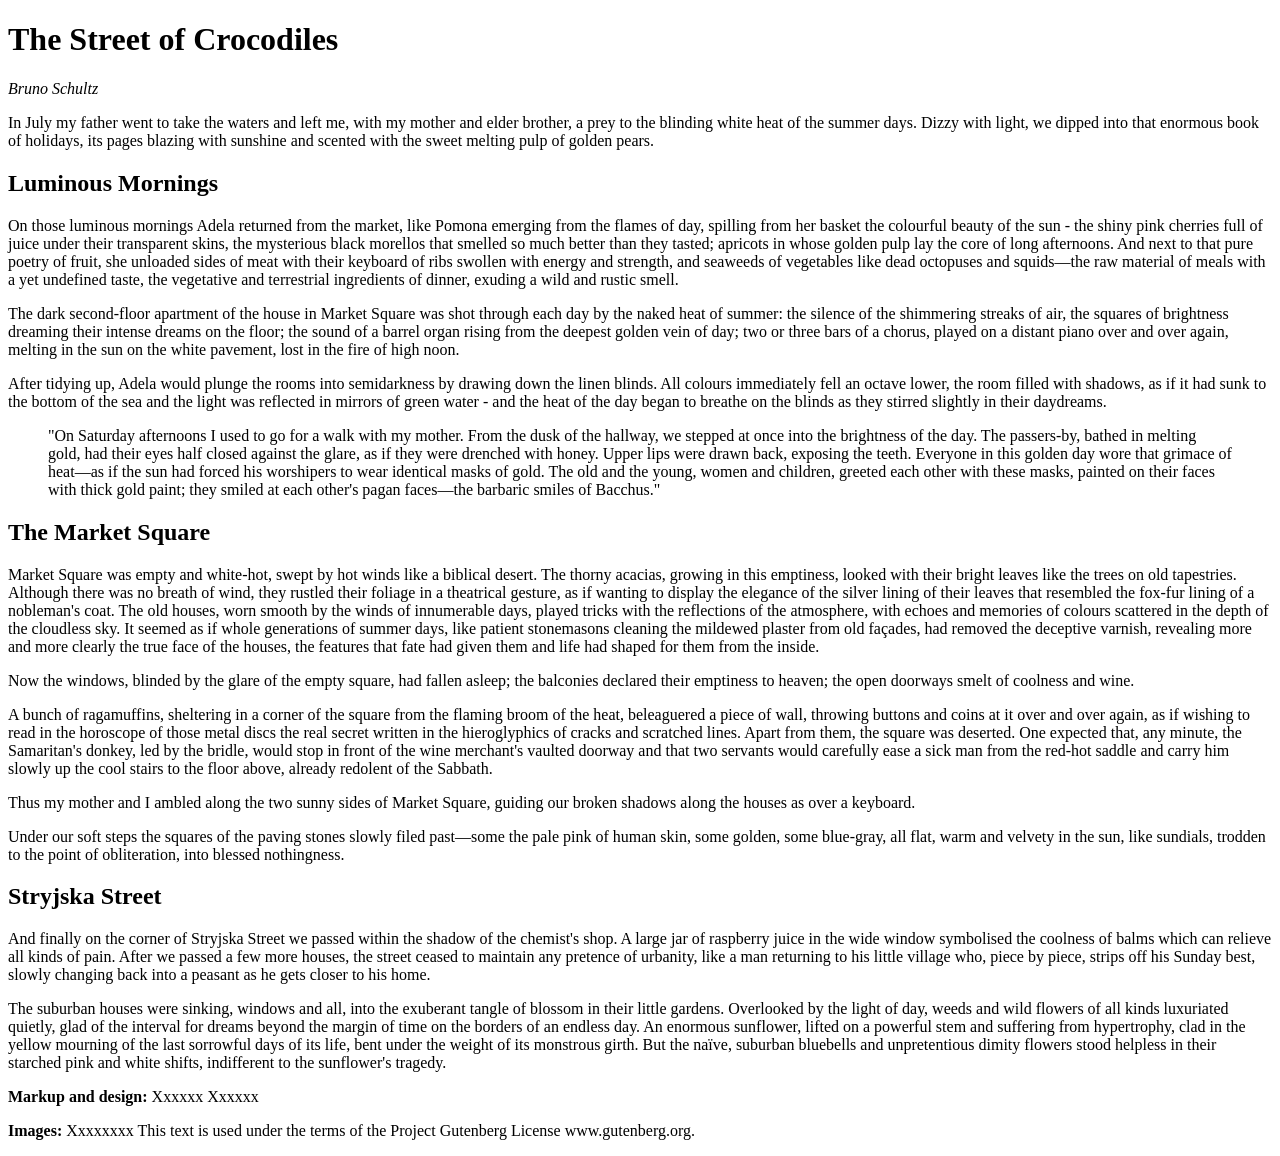
<file: index.html>
<!DOCTYPE html>
<html lang="en"></html>
<head>
<meta charset="UTF-8">
<title>The street of Crocodiles</title>
</head>
<body><h1>The Street of Crocodiles</h1>

<p><em>Bruno Schultz</em></p>

<p>In July my father went to take the waters and left me, with my mother and elder brother, a prey to the blinding white heat of the summer days. Dizzy with light, we dipped into that enormous book of holidays, its pages blazing with sunshine and scented with the sweet melting pulp of golden pears.</p>

<h2>Luminous Mornings</h2>

<p>On those luminous mornings Adela returned from the market, like Pomona emerging from the flames of day, spilling from her basket the colourful beauty of the sun - the shiny pink cherries full of juice under their transparent skins, the mysterious black morellos that smelled so much better than they tasted; apricots in whose golden pulp lay the core of long afternoons. And next to that pure poetry of fruit, she unloaded sides of meat with their keyboard of ribs swollen with energy and strength, and seaweeds of vegetables like dead octopuses and squids—the raw material of meals with a yet undefined taste, the vegetative and terrestrial ingredients of dinner, exuding a wild and rustic smell.</p>

<p>The dark second-floor apartment of the house in Market Square was shot through each day by the naked heat of summer: the silence of the shimmering streaks of air, the squares of brightness dreaming their intense dreams on the floor; the sound of a barrel organ rising from the deepest golden vein of day; two or three bars of a chorus, played on a distant piano over and over again, melting in the sun on the white pavement, lost in the fire of high noon.</p>

<p>After tidying up, Adela would plunge the rooms into semidarkness by drawing down the linen blinds. All colours immediately fell an octave lower, the room filled with shadows, as if it had sunk to the bottom of the sea and the light was reflected in mirrors of green water - and the heat of the day began to breathe on the blinds as they stirred slightly in their daydreams.</p>

<blockquote>
  <p>"On Saturday afternoons I used to go for a walk with my mother. From the dusk of the hallway, we stepped at once into the brightness of the day. The passers-by, bathed in melting gold, had their eyes half closed against the glare, as if they were drenched with honey. Upper lips were drawn back, exposing the teeth. Everyone in this golden day wore that grimace of heat—as if the sun had forced his worshipers to wear identical masks of gold. The old and the young, women and children, greeted each other with these masks, painted on their faces with thick gold paint; they smiled at each other's pagan faces—the barbaric smiles of Bacchus."</p>
</blockquote>

<h2>The Market Square</h2>

<p>Market Square was empty and white-hot, swept by hot winds like a biblical desert. The thorny acacias, growing in this emptiness, looked with their bright leaves like the trees on old tapestries. Although there was no breath of wind, they rustled their foliage in a theatrical gesture, as if wanting to display the elegance of the silver lining of their leaves that resembled the fox-fur lining of a nobleman's coat. The old houses, worn smooth by the winds of innumerable days, played tricks with the reflections of the atmosphere, with echoes and memories of colours scattered in the depth of the cloudless sky. It seemed as if whole generations of summer days, like patient stonemasons cleaning the mildewed plaster from old façades, had removed the deceptive varnish, revealing more and more clearly the true face of the houses, the features that fate had given them and life had shaped for them from the inside.</p>

<p>Now the windows, blinded by the glare of the empty square, had fallen asleep; the balconies declared their emptiness to heaven; the open doorways smelt of coolness and wine.</p>

<p>A bunch of ragamuffins, sheltering in a corner of the square from the flaming broom of the heat, beleaguered a piece of wall, throwing buttons and coins at it over and over again, as if wishing to read in the horoscope of those metal discs the real secret written in the hieroglyphics of cracks and scratched lines. Apart from them, the square was deserted. One expected that, any minute, the Samaritan's donkey, led by the bridle, would stop in front of the wine merchant's vaulted doorway and that two servants would carefully ease a sick man from the red-hot saddle and carry him slowly up the cool stairs to the floor above, already redolent of the Sabbath.</p>

<p>Thus my mother and I ambled along the two sunny sides of Market Square, guiding our broken shadows along the houses as over a keyboard.</p>

<p>Under our soft steps the squares of the paving stones slowly filed past—some the pale pink of human skin, some golden, some blue-gray, all flat, warm and velvety in the sun, like sundials, trodden to the point of obliteration, into blessed nothingness.</p>

<h2>Stryjska Street</h2>

<p>And finally on the corner of Stryjska Street we passed within the shadow of the chemist's shop. A large jar of raspberry juice in the wide window symbolised the coolness of balms which can relieve all kinds of pain. After we passed a few more houses, the street ceased to maintain any pretence of urbanity, like a man returning to his little village who, piece by piece, strips off his Sunday best, slowly changing back into a peasant as he gets closer to his home.</p>

<p>The suburban houses were sinking, windows and all, into the exuberant tangle of blossom in their little gardens. Overlooked by the light of day, weeds and wild flowers of all kinds luxuriated quietly, glad of the interval for dreams beyond the margin of time on the borders of an endless day. An enormous sunflower, lifted on a powerful stem and suffering from hypertrophy, clad in the yellow mourning of the last sorrowful days of its life, bent under the weight of its monstrous girth. But the naïve, suburban bluebells and unpretentious dimity flowers stood helpless in their starched pink and white shifts, indifferent to the sunflower's tragedy.</p>
<footer></footer>
<p><strong>Markup and design:</strong> Xxxxxx Xxxxxx</p>
<p><strong>Images:</strong> Xxxxxxxx 
    
This text is used under the terms of the Project Gutenberg License www.gutenberg.org.</p>
</footer>
</body>
</file>
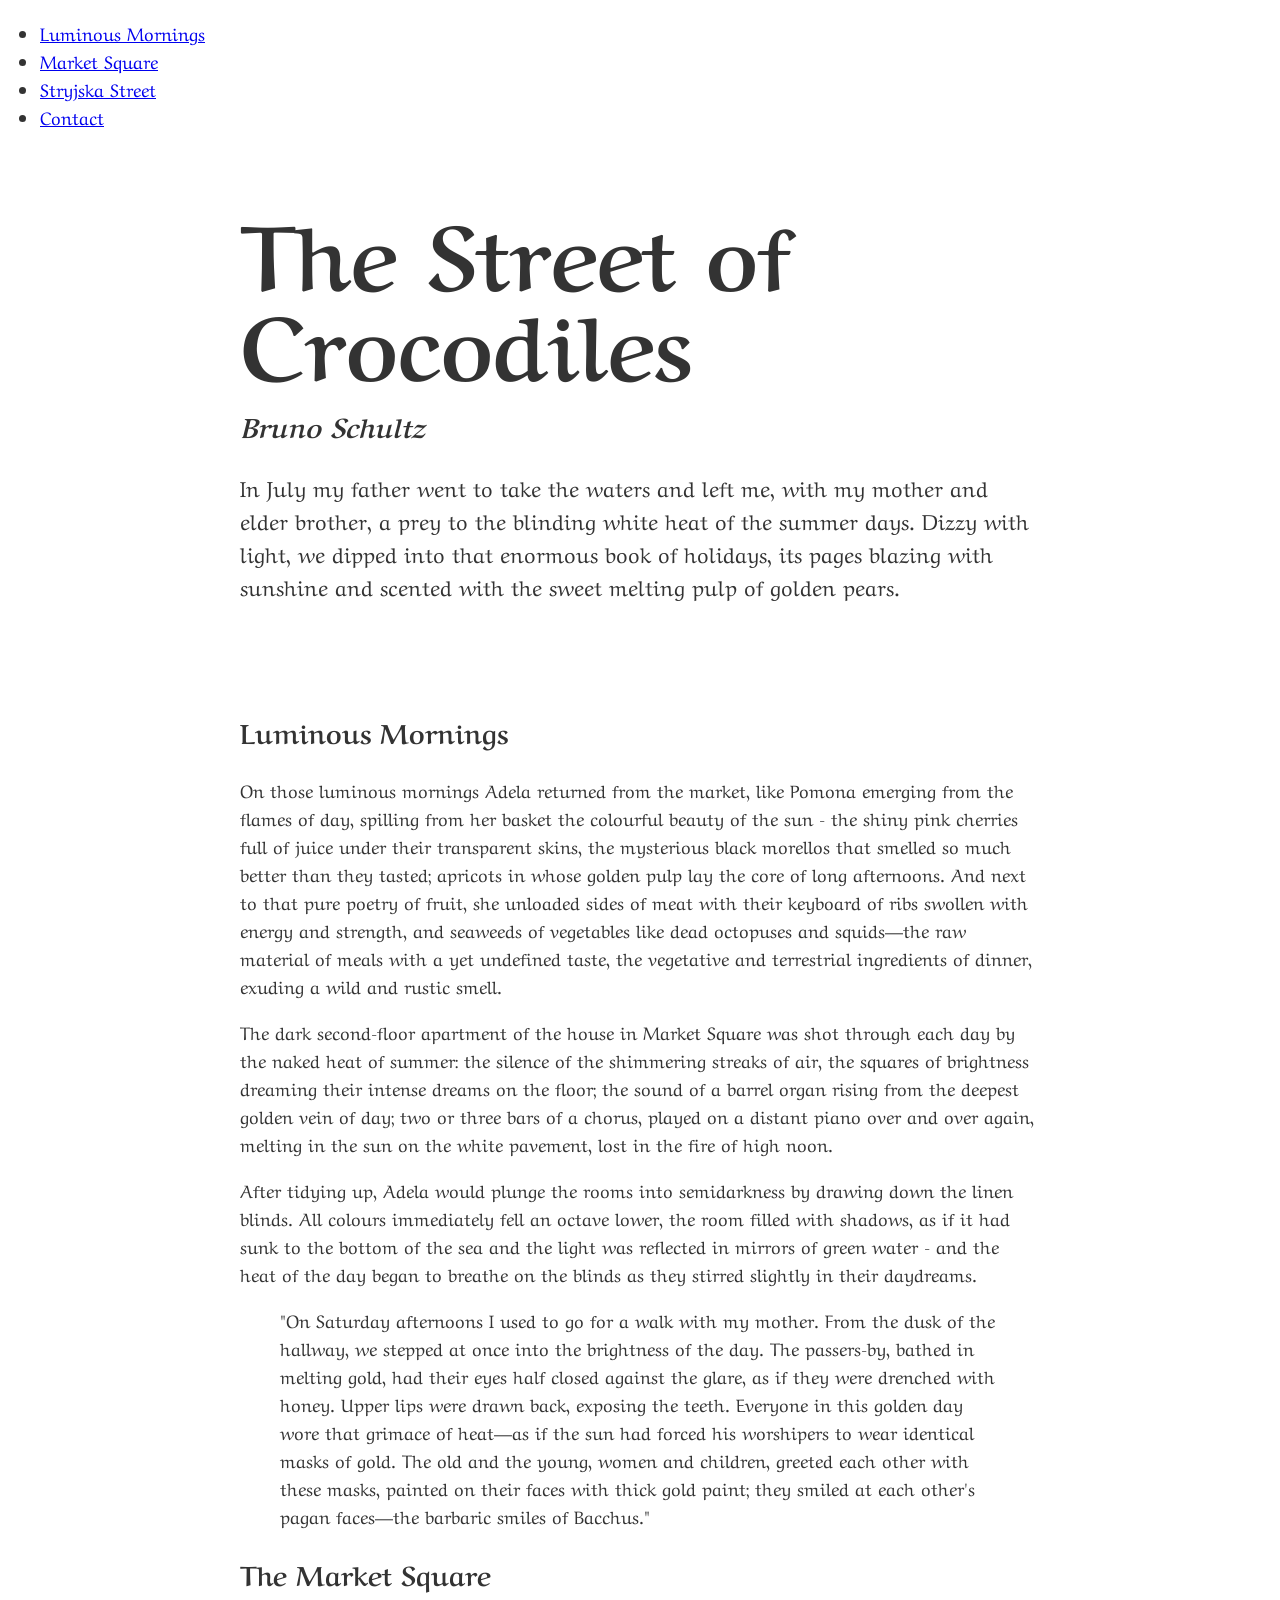
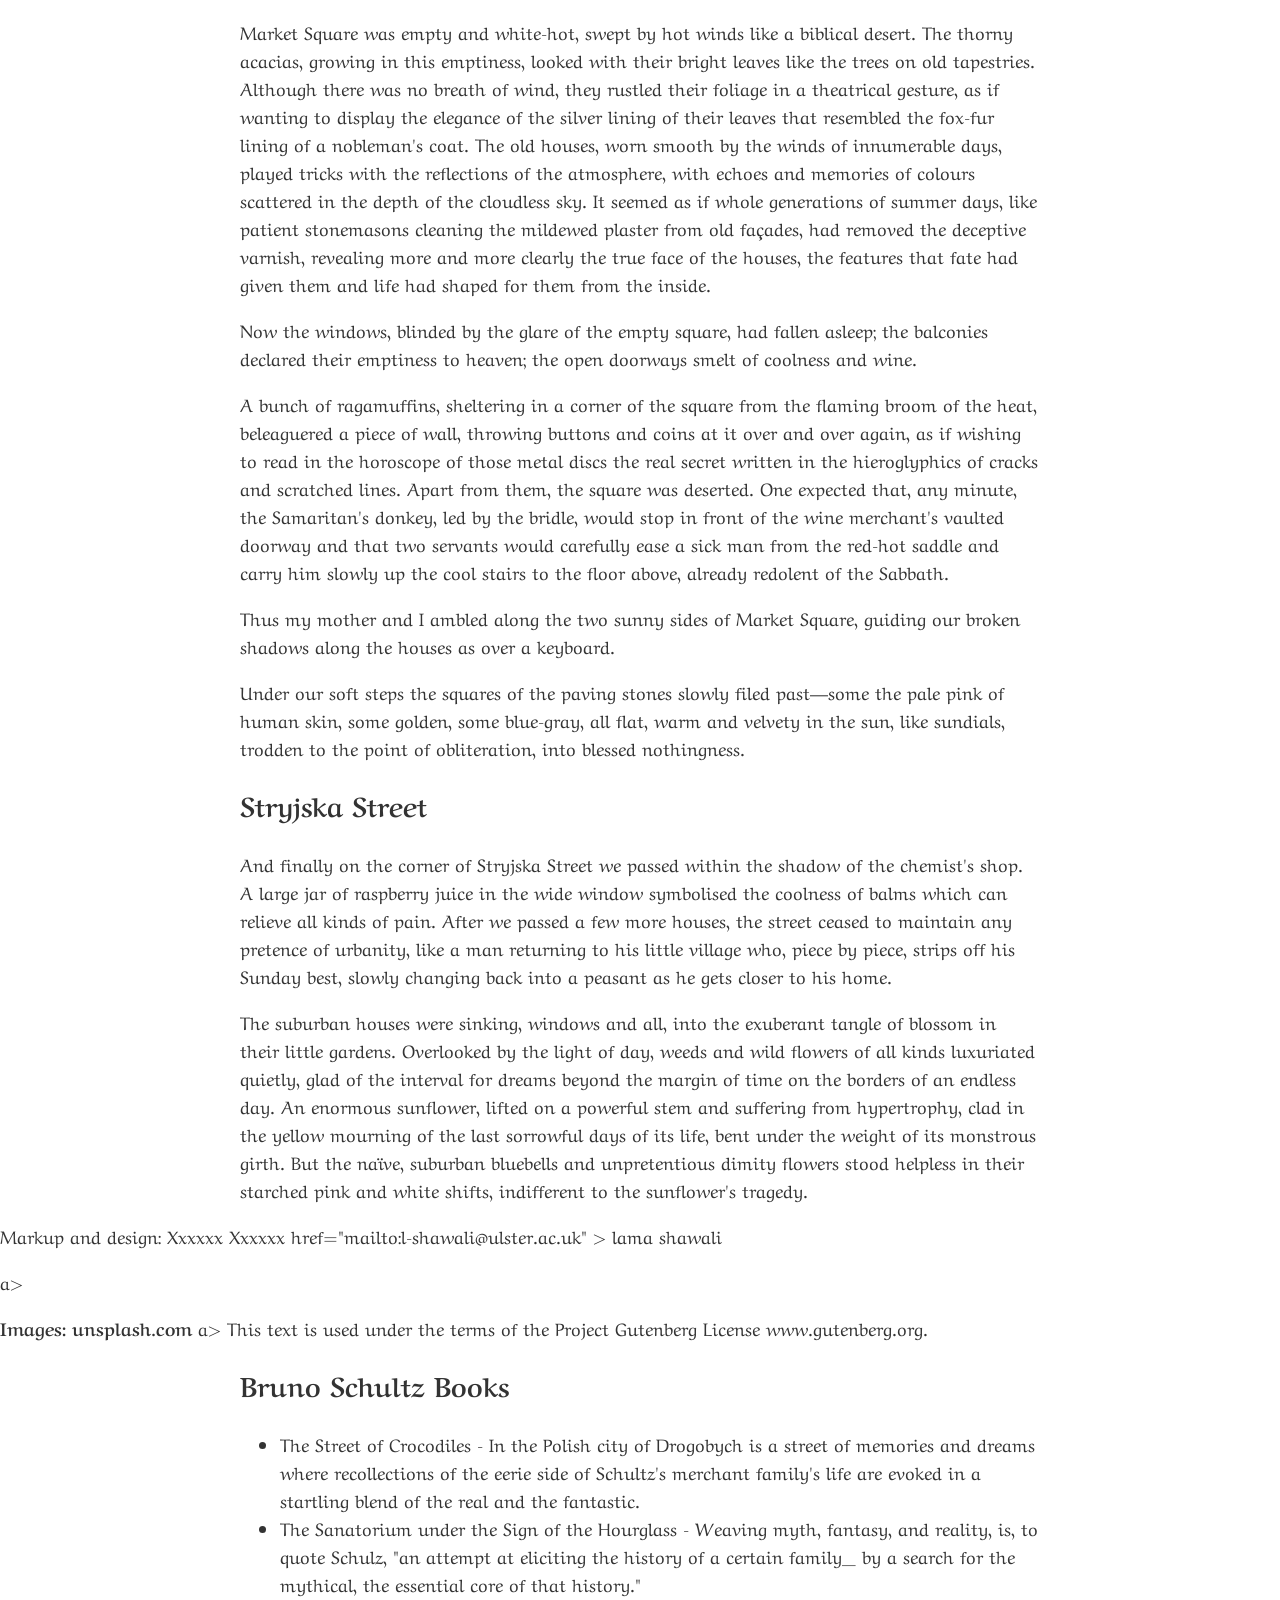
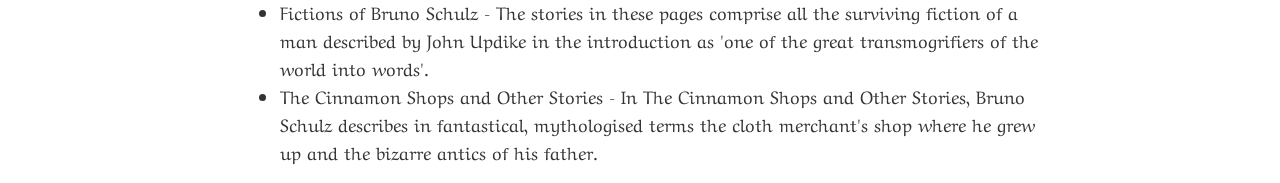
<file: index 3.html>
<!DOCTYPE html>
<html lang="en"></html>
<head>
<meta charset="UTF-8">
<title>The street of Crocodiles</title>
<link href="css/reset.css" type="text/css" rel="stylesheet"/>
<link href="css/style.css" type="text/css" rel="stylesheet"/>
<link rel="preconnect" href="https://fonts.googleapis.com">
<link rel="preconnect" href="https://fonts.gstatic.com" crossorigin>
<link href="https://fonts.googleapis.com/css2?family=Aref+Ruqaa:wght@400;700&family=Playfair+Display:ital,wght@0,400..900;1,400..900&display=swap" rel="stylesheet">
</head>

<body>
   <nav>
    <ul>
      <li><a href="#mornings">Luminous Mornings</a></li>
      <li><a href="#market">Market Square</a></li>
      <li><a href="#street">Stryjska Street</a></li>
      <li><a href="#contact">Contact</a></li>
    </ul>
  </nav>
  <header>
  
  <h1>The Street of Crocodiles</h1>

<h2>Bruno Schultz</h2>

<p>In July my father went to take the waters and left me, with my mother and elder brother, a prey to the blinding white heat of the summer days. Dizzy with light, we dipped into that enormous book of holidays, its pages blazing with sunshine and scented with the sweet melting pulp of golden pears.</p>

</header>

<section>

<h2 id="mornings">Luminous Mornings</h2>

<p>On those luminous mornings Adela returned from the market, like Pomona emerging from the flames of day, spilling from her basket the colourful beauty of the sun - the shiny pink cherries full of juice under their transparent skins, the mysterious black morellos that smelled so much better than they tasted; apricots in whose golden pulp lay the core of long afternoons. And next to that pure poetry of fruit, she unloaded sides of meat with their keyboard of ribs swollen with energy and strength, and seaweeds of vegetables like dead octopuses and squids—the raw material of meals with a yet undefined taste, the vegetative and terrestrial ingredients of dinner, exuding a wild and rustic smell.</p>

<p>The dark second-floor apartment of the house in Market Square was shot through each day by the naked heat of summer: the silence of the shimmering streaks of air, the squares of brightness dreaming their intense dreams on the floor; the sound of a barrel organ rising from the deepest golden vein of day; two or three bars of a chorus, played on a distant piano over and over again, melting in the sun on the white pavement, lost in the fire of high noon.</p>

<p>After tidying up, Adela would plunge the rooms into semidarkness by drawing down the linen blinds. All colours immediately fell an octave lower, the room filled with shadows, as if it had sunk to the bottom of the sea and the light was reflected in mirrors of green water - and the heat of the day began to breathe on the blinds as they stirred slightly in their daydreams.</p>

<blockquote>
  <p>"On Saturday afternoons I used to go for a walk with my mother. From the dusk of the hallway, we stepped at once into the brightness of the day. The passers-by, bathed in melting gold, had their eyes half closed against the glare, as if they were drenched with honey. Upper lips were drawn back, exposing the teeth. Everyone in this golden day wore that grimace of heat—as if the sun had forced his worshipers to wear identical masks of gold. The old and the young, women and children, greeted each other with these masks, painted on their faces with thick gold paint; they smiled at each other's pagan faces—the barbaric smiles of Bacchus."</p>
</blockquote>
</section>

<section>
<h2 id="market">The Market Square</h2>

<p>Market Square was empty and white-hot, swept by hot winds like a biblical desert. The thorny acacias, growing in this emptiness, looked with their bright leaves like the trees on old tapestries. Although there was no breath of wind, they rustled their foliage in a theatrical gesture, as if wanting to display the elegance of the silver lining of their leaves that resembled the fox-fur lining of a nobleman's coat. The old houses, worn smooth by the winds of innumerable days, played tricks with the reflections of the atmosphere, with echoes and memories of colours scattered in the depth of the cloudless sky. It seemed as if whole generations of summer days, like patient stonemasons cleaning the mildewed plaster from old façades, had removed the deceptive varnish, revealing more and more clearly the true face of the houses, the features that fate had given them and life had shaped for them from the inside.</p>

<p>Now the windows, blinded by the glare of the empty square, had fallen asleep; the balconies declared their emptiness to heaven; the open doorways smelt of coolness and wine.</p>

<p>A bunch of ragamuffins, sheltering in a corner of the square from the flaming broom of the heat, beleaguered a piece of wall, throwing buttons and coins at it over and over again, as if wishing to read in the horoscope of those metal discs the real secret written in the hieroglyphics of cracks and scratched lines. Apart from them, the square was deserted. One expected that, any minute, the Samaritan's donkey, led by the bridle, would stop in front of the wine merchant's vaulted doorway and that two servants would carefully ease a sick man from the red-hot saddle and carry him slowly up the cool stairs to the floor above, already redolent of the Sabbath.</p>

<p>Thus my mother and I ambled along the two sunny sides of Market Square, guiding our broken shadows along the houses as over a keyboard.</p>

<p>Under our soft steps the squares of the paving stones slowly filed past—some the pale pink of human skin, some golden, some blue-gray, all flat, warm and velvety in the sun, like sundials, trodden to the point of obliteration, into blessed nothingness.</p>
</section>

<section>

<h2 id="street">Stryjska Street</h2>

<p>And finally on the corner of Stryjska Street we passed within the shadow of the chemist's shop. A large jar of raspberry juice in the wide window symbolised the coolness of balms which can relieve all kinds of pain. After we passed a few more houses, the street ceased to maintain any pretence of urbanity, like a man returning to his little village who, piece by piece, strips off his Sunday best, slowly changing back into a peasant as he gets closer to his home.</p>

<p>The suburban houses were sinking, windows and all, into the exuberant tangle of blossom in their little gardens. Overlooked by the light of day, weeds and wild flowers of all kinds luxuriated quietly, glad of the interval for dreams beyond the margin of time on the borders of an endless day. An enormous sunflower, lifted on a powerful stem and suffering from hypertrophy, clad in the yellow mourning of the last sorrowful days of its life, bent under the weight of its monstrous girth. But the naïve, suburban bluebells and unpretentious dimity flowers stood helpless in their starched pink and white shifts, indifferent to the sunflower's tragedy.</p>
</section>




<footer id="contactc">
<p>Markup and design: Xxxxxx Xxxxxx</>
  href="mailto:l-shawali@ulster.ac.uk" >
  lama shawali</p>a>
  
<p><strong>Images: <a href=""https://unsplash.com"></a> 
  unsplash.com </strong>a>

    This text is used under the terms of the Project Gutenberg License www.gutenberg.org.</p>
</footer>
</body>
</html>

<section>
    <h2 >Bruno Schultz Books</h2>
<ul>
<li>The Street of Crocodiles - In the Polish city of Drogobych is a street
of memories and dreams where recollections of the eerie side of Schultz's
merchant family's life are evoked in a startling blend of the real and the
fantastic.</li>

<li>The Sanatorium under the Sign of the Hourglass - Weaving myth, fantasy,
and reality, is, to quote Schulz, "an attempt at eliciting the history of a
certain family_ by a search for the mythical, the essential core of that
history."</li>

<li>Fictions of Bruno Schulz - The stories in these pages comprise all the
surviving fiction of a man described by John Updike in the introduction as
'one of the great transmogrifiers of the world into words'. </li>

<li>The Cinnamon Shops and Other Stories - In The Cinnamon Shops and Other
Stories, Bruno Schulz describes in fantastical, mythologised terms the cloth
merchant's shop where he grew up and the bizarre antics of his father.</li>
</ul>
    </section>
</file>
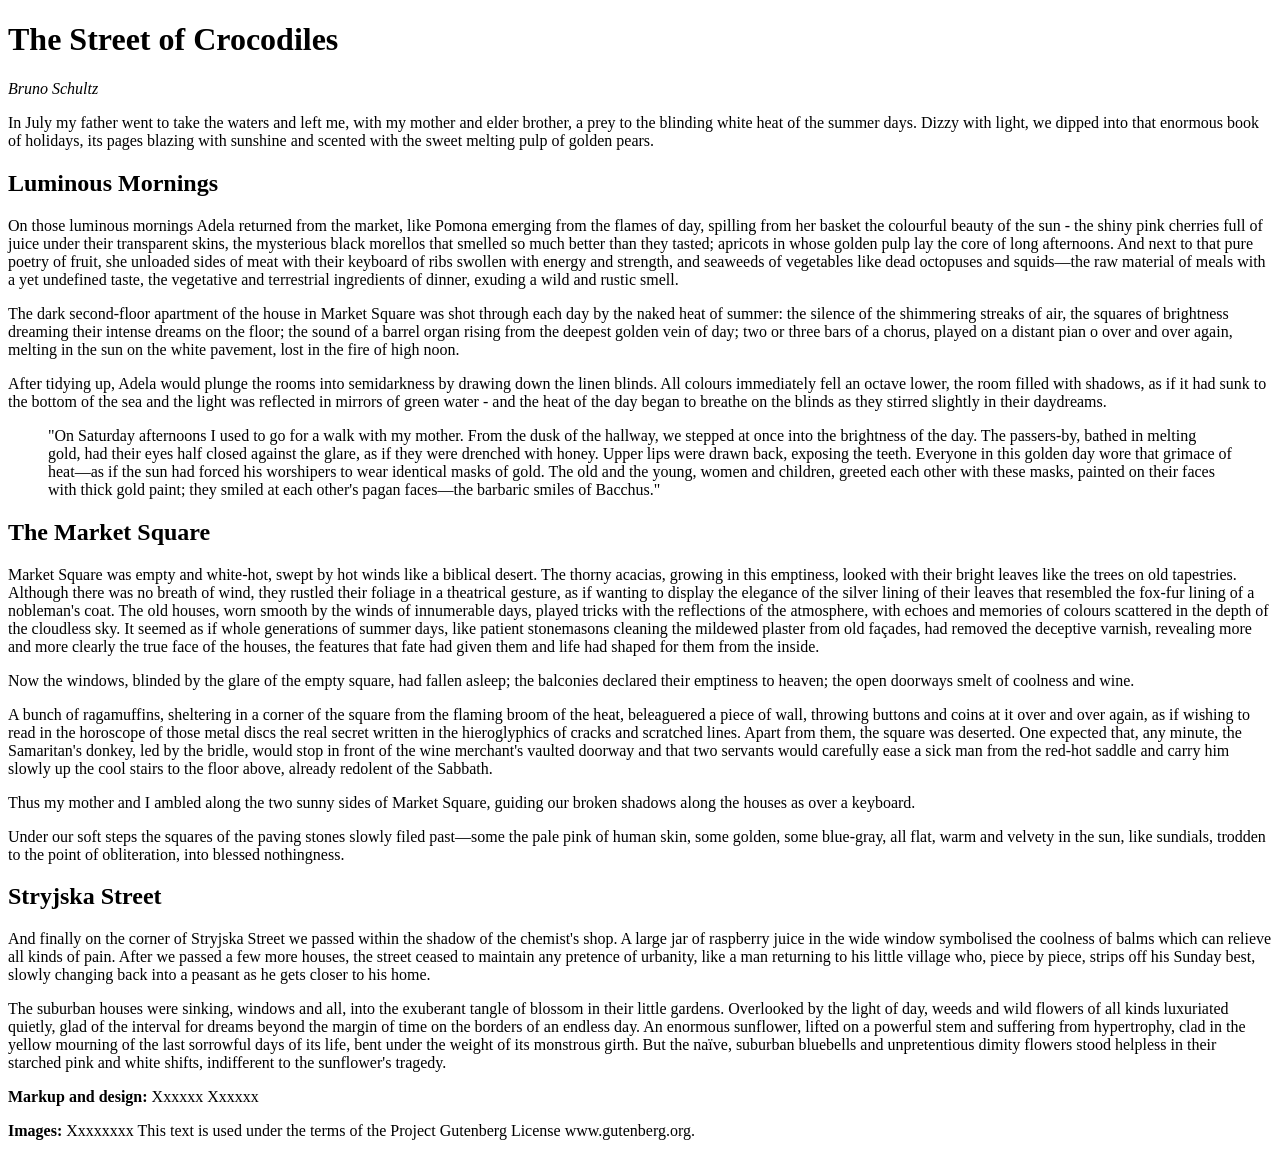
<file: index1.html>
<!DOCTYPE html>
<html lang="en"></html>
<head>
<meta charset="UTF-8">
<title>The street of Crocodiles</title>
</head>
<body><h1>The Street of Crocodiles</h1>

<p><em>Bruno Schultz</em></p>

<p>In July my father went to take the waters and left me, with my mother and elder brother, a prey to the blinding white heat of the summer days. Dizzy with light, we dipped into that enormous book of holidays, its pages blazing with sunshine and scented with the sweet melting pulp of golden pears.</p>

<h2>Luminous Mornings</h2>

<p>On those luminous mornings Adela returned from the market, like Pomona emerging from the flames of day, spilling from her basket the colourful beauty of the sun - the shiny pink cherries full of juice under their transparent skins, the mysterious black morellos that smelled so much better than they tasted; apricots in whose golden pulp lay the core of long afternoons. And next to that pure poetry of fruit, she unloaded sides of meat with their keyboard of ribs swollen with energy and strength, and seaweeds of vegetables like dead octopuses and squids—the raw material of meals with a yet undefined taste, the vegetative and terrestrial ingredients of dinner, exuding a wild and rustic smell.</p>

<p>The dark second-floor apartment of the house in Market Square was shot through each day by the naked heat of summer: the silence of the shimmering streaks of air, the squares of brightness dreaming their intense dreams on the floor; the sound of a barrel organ rising from the deepest golden vein of day; two or three bars of a chorus, played on a distant pian o over and over again, melting in the sun on the white pavement, lost in the fire of high noon.</p>

<p>After tidying up, Adela would plunge the rooms into semidarkness by drawing down the linen blinds. All colours immediately fell an octave lower, the room filled with shadows, as if it had sunk to the bottom of the sea and the light was reflected in mirrors of green water - and the heat of the day began to breathe on the blinds as they stirred slightly in their daydreams.</p>

<blockquote>
  <p>"On Saturday afternoons I used to go for a walk with my mother. From the dusk of the hallway, we stepped at once into the brightness of the day. The passers-by, bathed in melting gold, had their eyes half closed against the glare, as if they were drenched with honey. Upper lips were drawn back, exposing the teeth. Everyone in this golden day wore that grimace of heat—as if the sun had forced his worshipers to wear identical masks of gold. The old and the young, women and children, greeted each other with these masks, painted on their faces with thick gold paint; they smiled at each other's pagan faces—the barbaric smiles of Bacchus."</p>
</blockquote>

<h2>The Market Square</h2>

<p>Market Square was empty and white-hot, swept by hot winds like a biblical desert. The thorny acacias, growing in this emptiness, looked with their bright leaves like the trees on old tapestries. Although there was no breath of wind, they rustled their foliage in a theatrical gesture, as if wanting to display the elegance of the silver lining of their leaves that resembled the fox-fur lining of a nobleman's coat. The old houses, worn smooth by the winds of innumerable days, played tricks with the reflections of the atmosphere, with echoes and memories of colours scattered in the depth of the cloudless sky. It seemed as if whole generations of summer days, like patient stonemasons cleaning the mildewed plaster from old façades, had removed the deceptive varnish, revealing more and more clearly the true face of the houses, the features that fate had given them and life had shaped for them from the inside.</p>

<p>Now the windows, blinded by the glare of the empty square, had fallen asleep; the balconies declared their emptiness to heaven; the open doorways smelt of coolness and wine.</p>

<p>A bunch of ragamuffins, sheltering in a corner of the square from the flaming broom of the heat, beleaguered a piece of wall, throwing buttons and coins at it over and over again, as if wishing to read in the horoscope of those metal discs the real secret written in the hieroglyphics of cracks and scratched lines. Apart from them, the square was deserted. One expected that, any minute, the Samaritan's donkey, led by the bridle, would stop in front of the wine merchant's vaulted doorway and that two servants would carefully ease a sick man from the red-hot saddle and carry him slowly up the cool stairs to the floor above, already redolent of the Sabbath.</p>

<p>Thus my mother and I ambled along the two sunny sides of Market Square, guiding our broken shadows along the houses as over a keyboard.</p>

<p>Under our soft steps the squares of the paving stones slowly filed past—some the pale pink of human skin, some golden, some blue-gray, all flat, warm and velvety in the sun, like sundials, trodden to the point of obliteration, into blessed nothingness.</p>

<h2>Stryjska Street</h2>

<p>And finally on the corner of Stryjska Street we passed within the shadow of the chemist's shop. A large jar of raspberry juice in the wide window symbolised the coolness of balms which can relieve all kinds of pain. After we passed a few more houses, the street ceased to maintain any pretence of urbanity, like a man returning to his little village who, piece by piece, strips off his Sunday best, slowly changing back into a peasant as he gets closer to his home.</p>

<p>The suburban houses were sinking, windows and all, into the exuberant tangle of blossom in their little gardens. Overlooked by the light of day, weeds and wild flowers of all kinds luxuriated quietly, glad of the interval for dreams beyond the margin of time on the borders of an endless day. An enormous sunflower, lifted on a powerful stem and suffering from hypertrophy, clad in the yellow mourning of the last sorrowful days of its life, bent under the weight of its monstrous girth. But the naïve, suburban bluebells and unpretentious dimity flowers stood helpless in their starched pink and white shifts, indifferent to the sunflower's tragedy.</p>
<footer></footer>
<p><strong>Markup and design:</strong> Xxxxxx Xxxxxx</p>
<p><strong>Images:</strong> Xxxxxxxx 
    
This text is used under the terms of the Project Gutenberg License www.gutenberg.org.</p>
</footer>
</body>
</file>
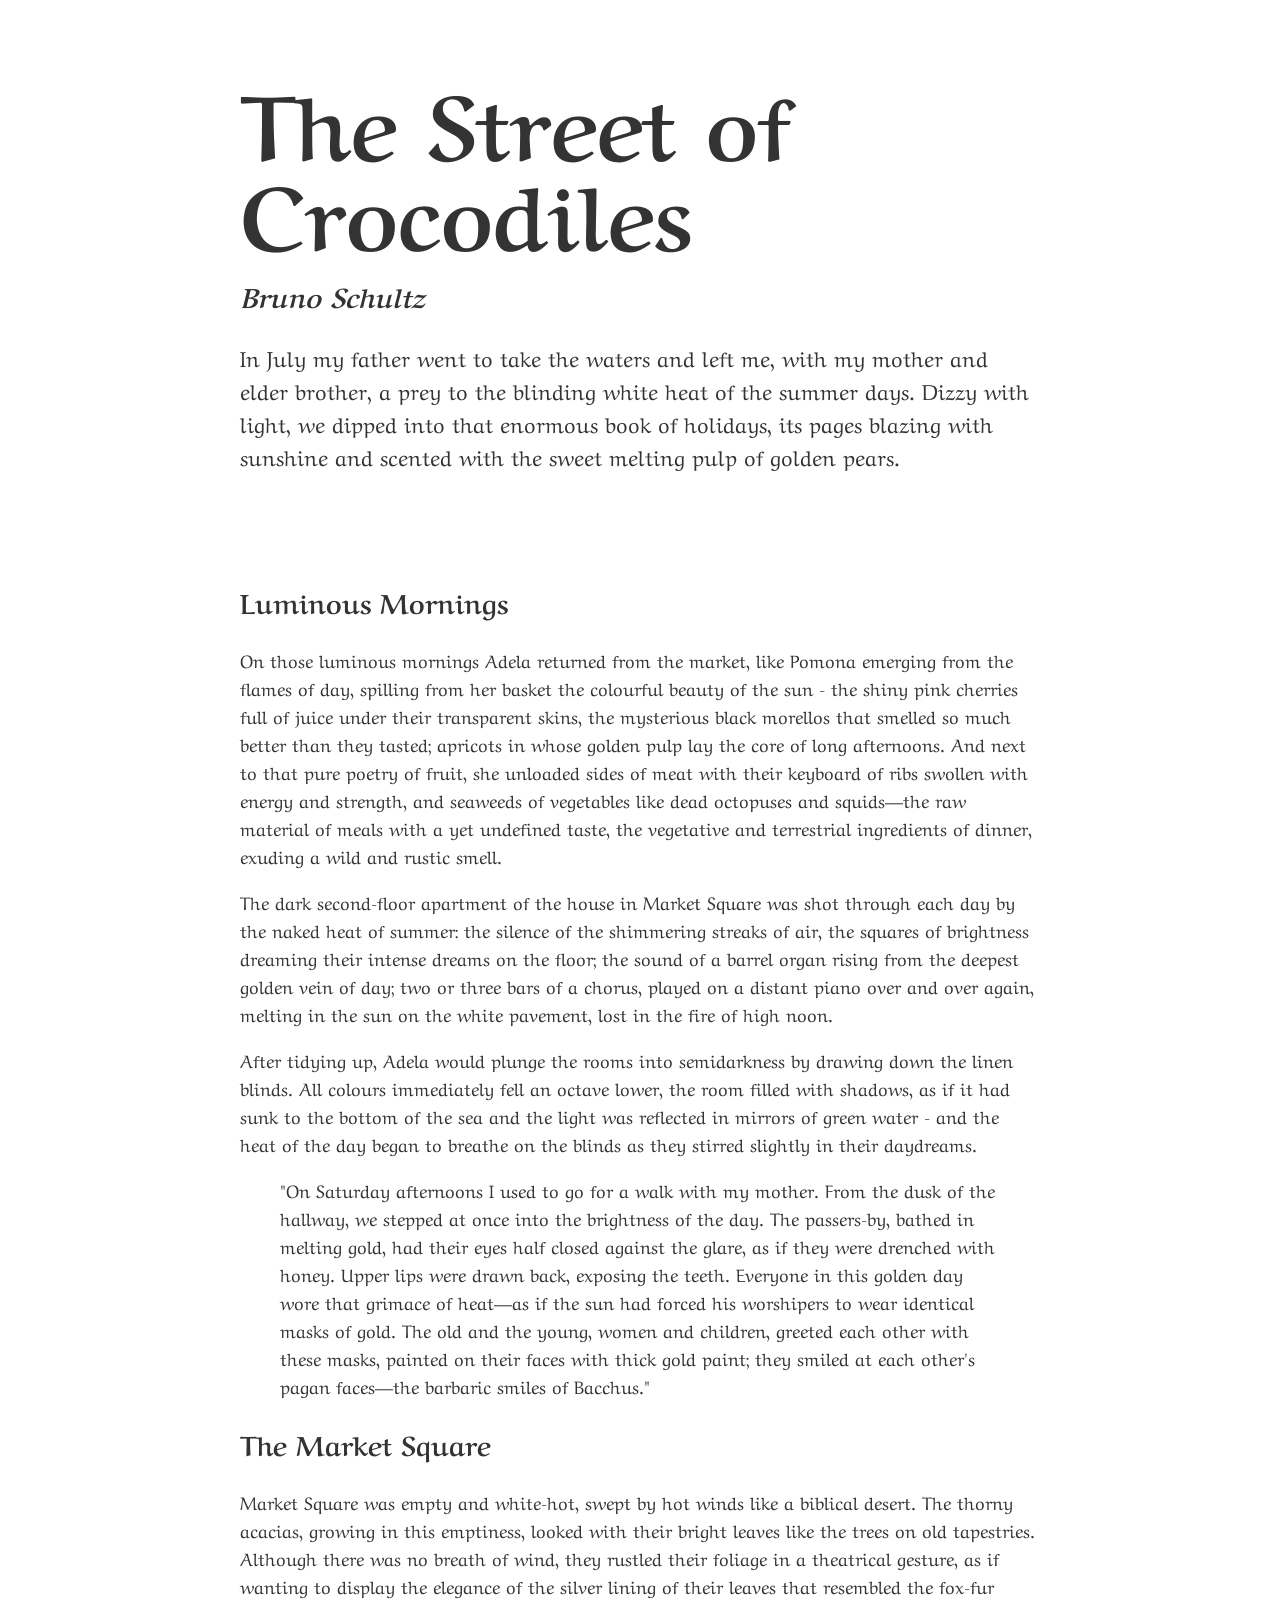
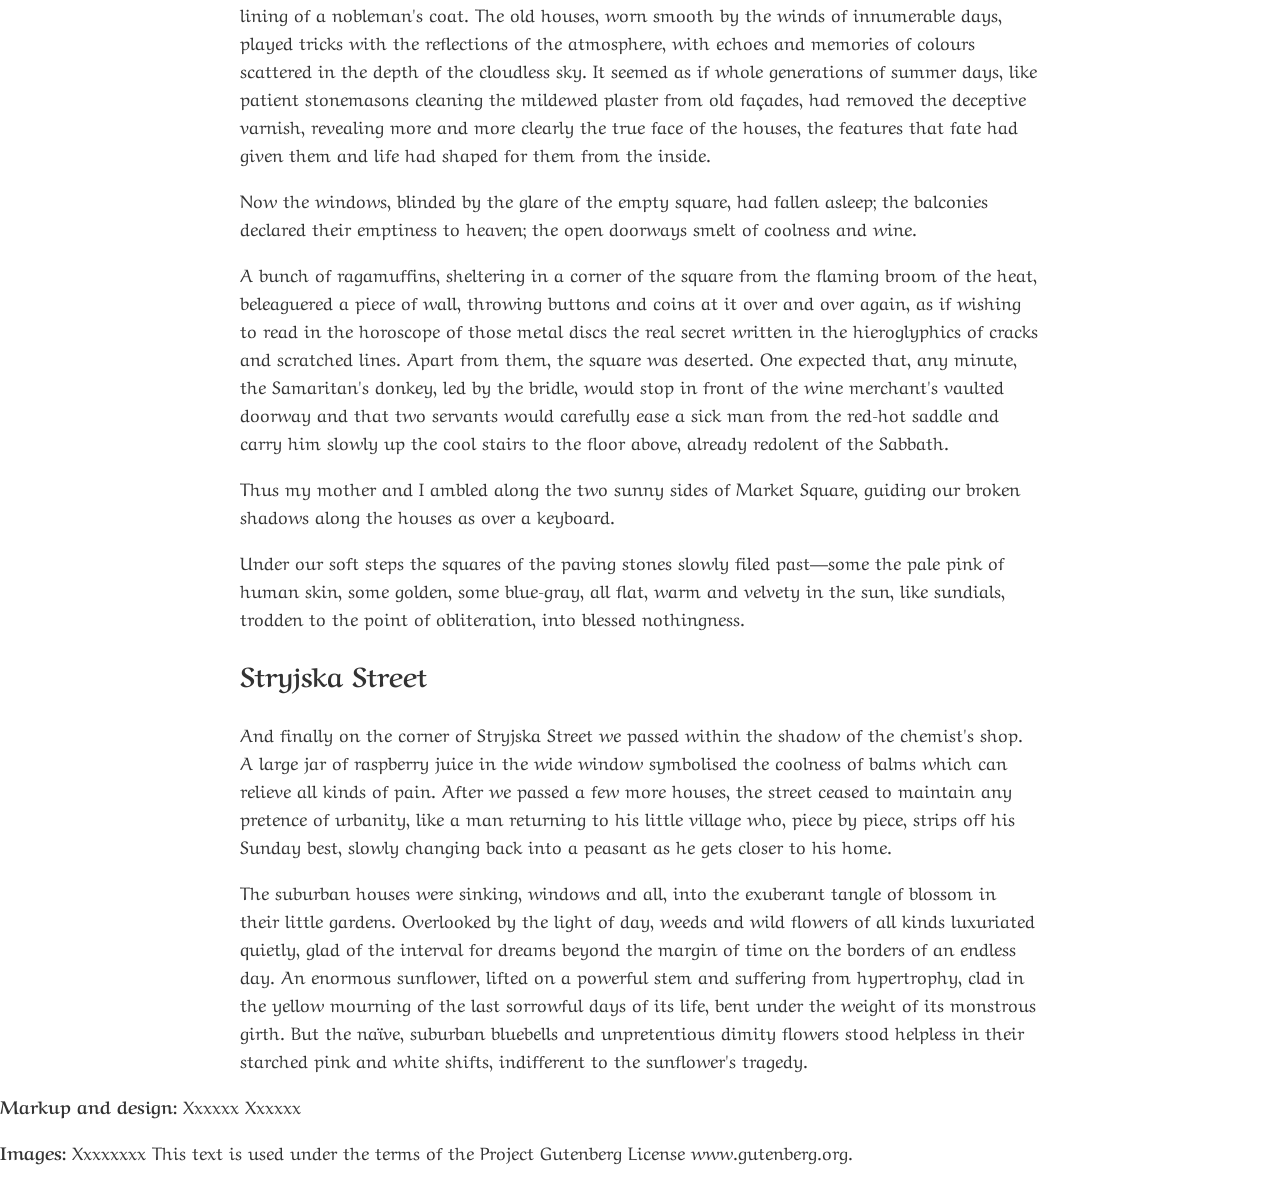
<file: index2.html>
<!DOCTYPE html>
<html lang="en"></html>
<head>
<meta charset="UTF-8">
<title>The street of Crocodiles</title>
<link href="css/reset.css" type="text/css" rel="stylesheet"/>
<link href="css/style.css" type="text/css" rel="stylesheet"/>
<link rel="preconnect" href="https://fonts.googleapis.com">
<link rel="preconnect" href="https://fonts.gstatic.com" crossorigin>
<link href="https://fonts.googleapis.com/css2?family=Aref+Ruqaa:wght@400;700&family=Playfair+Display:ital,wght@0,400..900;1,400..900&display=swap" rel="stylesheet">
</head>

<body>
  <header>
  
  <h1>The Street of Crocodiles</h1>

<h2>Bruno Schultz</h2>

<p>In July my father went to take the waters and left me, with my mother and elder brother, a prey to the blinding white heat of the summer days. Dizzy with light, we dipped into that enormous book of holidays, its pages blazing with sunshine and scented with the sweet melting pulp of golden pears.</p>

</header>

<section>

<h2>Luminous Mornings</h2>

<p>On those luminous mornings Adela returned from the market, like Pomona emerging from the flames of day, spilling from her basket the colourful beauty of the sun - the shiny pink cherries full of juice under their transparent skins, the mysterious black morellos that smelled so much better than they tasted; apricots in whose golden pulp lay the core of long afternoons. And next to that pure poetry of fruit, she unloaded sides of meat with their keyboard of ribs swollen with energy and strength, and seaweeds of vegetables like dead octopuses and squids—the raw material of meals with a yet undefined taste, the vegetative and terrestrial ingredients of dinner, exuding a wild and rustic smell.</p>

<p>The dark second-floor apartment of the house in Market Square was shot through each day by the naked heat of summer: the silence of the shimmering streaks of air, the squares of brightness dreaming their intense dreams on the floor; the sound of a barrel organ rising from the deepest golden vein of day; two or three bars of a chorus, played on a distant piano over and over again, melting in the sun on the white pavement, lost in the fire of high noon.</p>

<p>After tidying up, Adela would plunge the rooms into semidarkness by drawing down the linen blinds. All colours immediately fell an octave lower, the room filled with shadows, as if it had sunk to the bottom of the sea and the light was reflected in mirrors of green water - and the heat of the day began to breathe on the blinds as they stirred slightly in their daydreams.</p>

<blockquote>
  <p>"On Saturday afternoons I used to go for a walk with my mother. From the dusk of the hallway, we stepped at once into the brightness of the day. The passers-by, bathed in melting gold, had their eyes half closed against the glare, as if they were drenched with honey. Upper lips were drawn back, exposing the teeth. Everyone in this golden day wore that grimace of heat—as if the sun had forced his worshipers to wear identical masks of gold. The old and the young, women and children, greeted each other with these masks, painted on their faces with thick gold paint; they smiled at each other's pagan faces—the barbaric smiles of Bacchus."</p>
</blockquote>
</section>

<section>
<h2>The Market Square</h2>

<p>Market Square was empty and white-hot, swept by hot winds like a biblical desert. The thorny acacias, growing in this emptiness, looked with their bright leaves like the trees on old tapestries. Although there was no breath of wind, they rustled their foliage in a theatrical gesture, as if wanting to display the elegance of the silver lining of their leaves that resembled the fox-fur lining of a nobleman's coat. The old houses, worn smooth by the winds of innumerable days, played tricks with the reflections of the atmosphere, with echoes and memories of colours scattered in the depth of the cloudless sky. It seemed as if whole generations of summer days, like patient stonemasons cleaning the mildewed plaster from old façades, had removed the deceptive varnish, revealing more and more clearly the true face of the houses, the features that fate had given them and life had shaped for them from the inside.</p>

<p>Now the windows, blinded by the glare of the empty square, had fallen asleep; the balconies declared their emptiness to heaven; the open doorways smelt of coolness and wine.</p>

<p>A bunch of ragamuffins, sheltering in a corner of the square from the flaming broom of the heat, beleaguered a piece of wall, throwing buttons and coins at it over and over again, as if wishing to read in the horoscope of those metal discs the real secret written in the hieroglyphics of cracks and scratched lines. Apart from them, the square was deserted. One expected that, any minute, the Samaritan's donkey, led by the bridle, would stop in front of the wine merchant's vaulted doorway and that two servants would carefully ease a sick man from the red-hot saddle and carry him slowly up the cool stairs to the floor above, already redolent of the Sabbath.</p>

<p>Thus my mother and I ambled along the two sunny sides of Market Square, guiding our broken shadows along the houses as over a keyboard.</p>

<p>Under our soft steps the squares of the paving stones slowly filed past—some the pale pink of human skin, some golden, some blue-gray, all flat, warm and velvety in the sun, like sundials, trodden to the point of obliteration, into blessed nothingness.</p>
</section>

<section>

<h2>Stryjska Street</h2>

<p>And finally on the corner of Stryjska Street we passed within the shadow of the chemist's shop. A large jar of raspberry juice in the wide window symbolised the coolness of balms which can relieve all kinds of pain. After we passed a few more houses, the street ceased to maintain any pretence of urbanity, like a man returning to his little village who, piece by piece, strips off his Sunday best, slowly changing back into a peasant as he gets closer to his home.</p>

<p>The suburban houses were sinking, windows and all, into the exuberant tangle of blossom in their little gardens. Overlooked by the light of day, weeds and wild flowers of all kinds luxuriated quietly, glad of the interval for dreams beyond the margin of time on the borders of an endless day. An enormous sunflower, lifted on a powerful stem and suffering from hypertrophy, clad in the yellow mourning of the last sorrowful days of its life, bent under the weight of its monstrous girth. But the naïve, suburban bluebells and unpretentious dimity flowers stood helpless in their starched pink and white shifts, indifferent to the sunflower's tragedy.</p>
</section>

<footer>
<p><strong>Markup and design:</strong> Xxxxxx Xxxxxx</p>
<p><strong>Images:</strong> Xxxxxxxx 
    
This text is used under the terms of the Project Gutenberg License www.gutenberg.org.</p>
</footer>
</body>
</html>
</file>
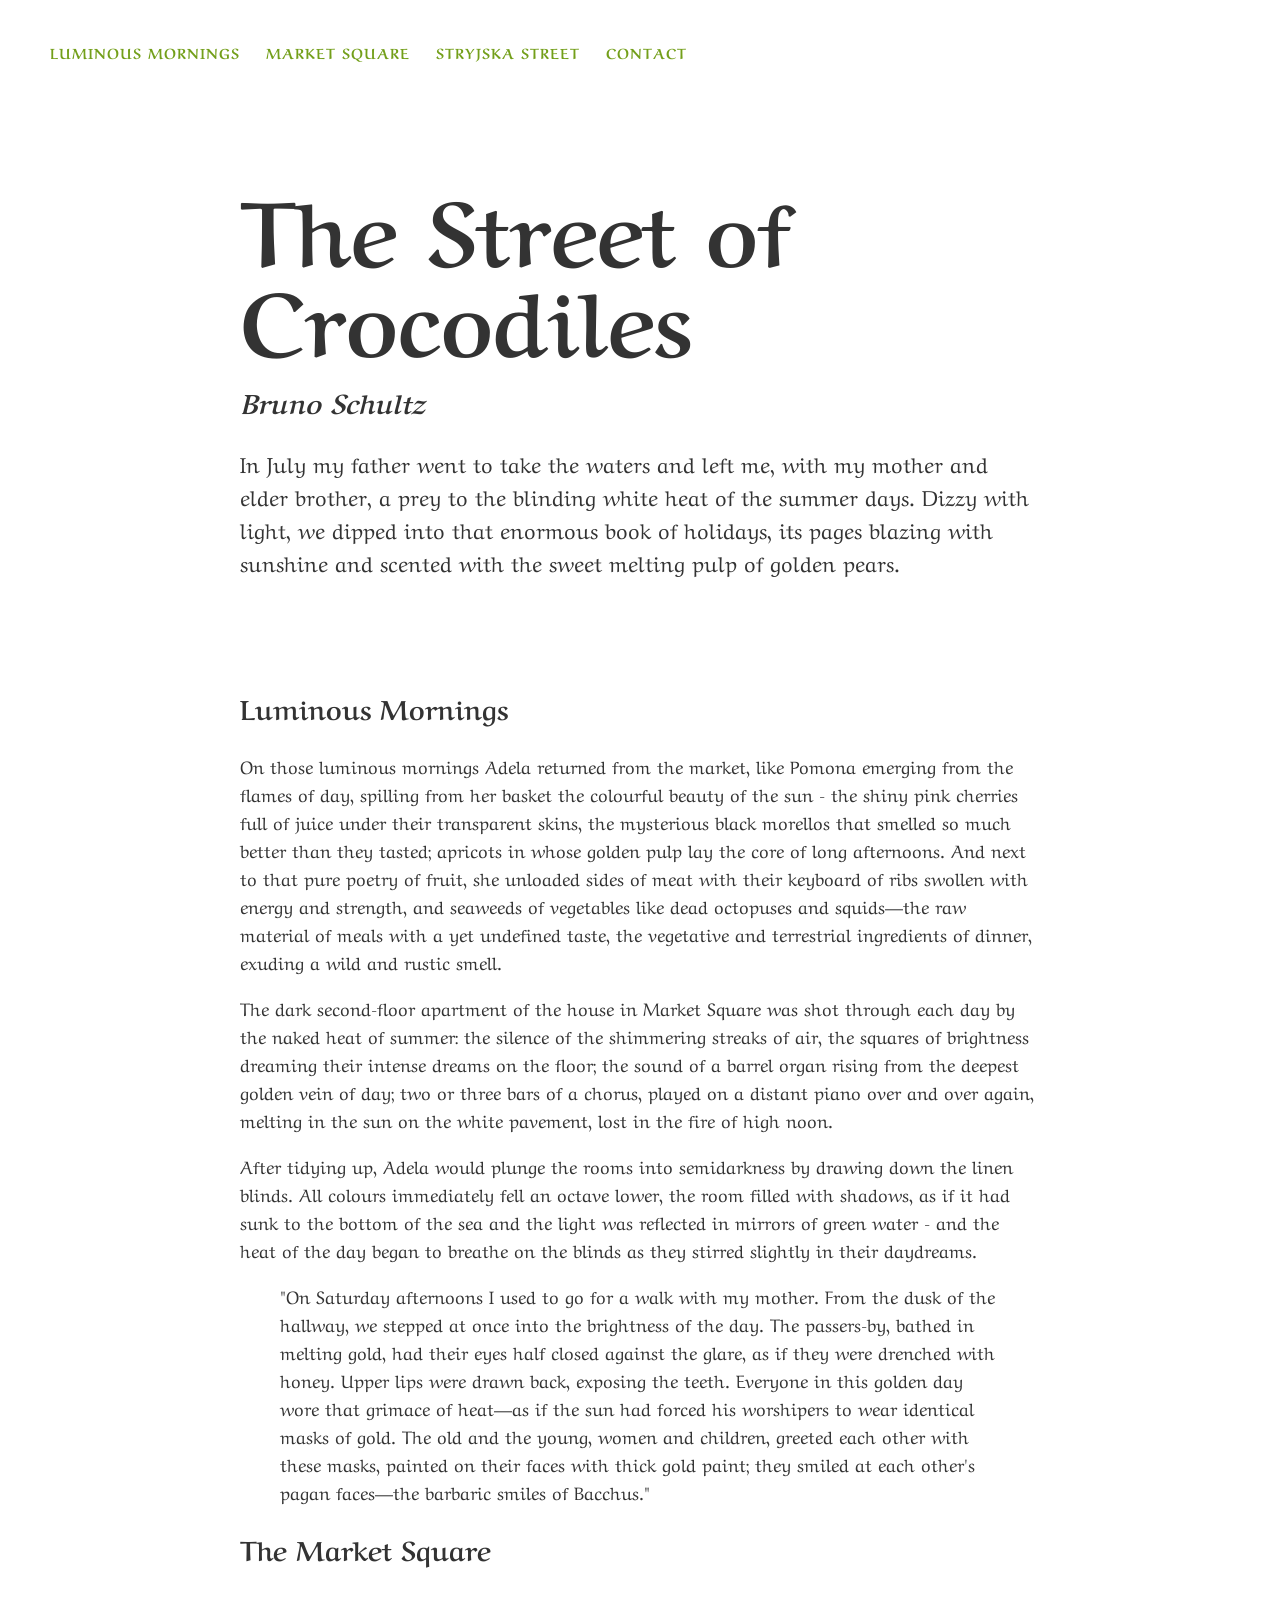
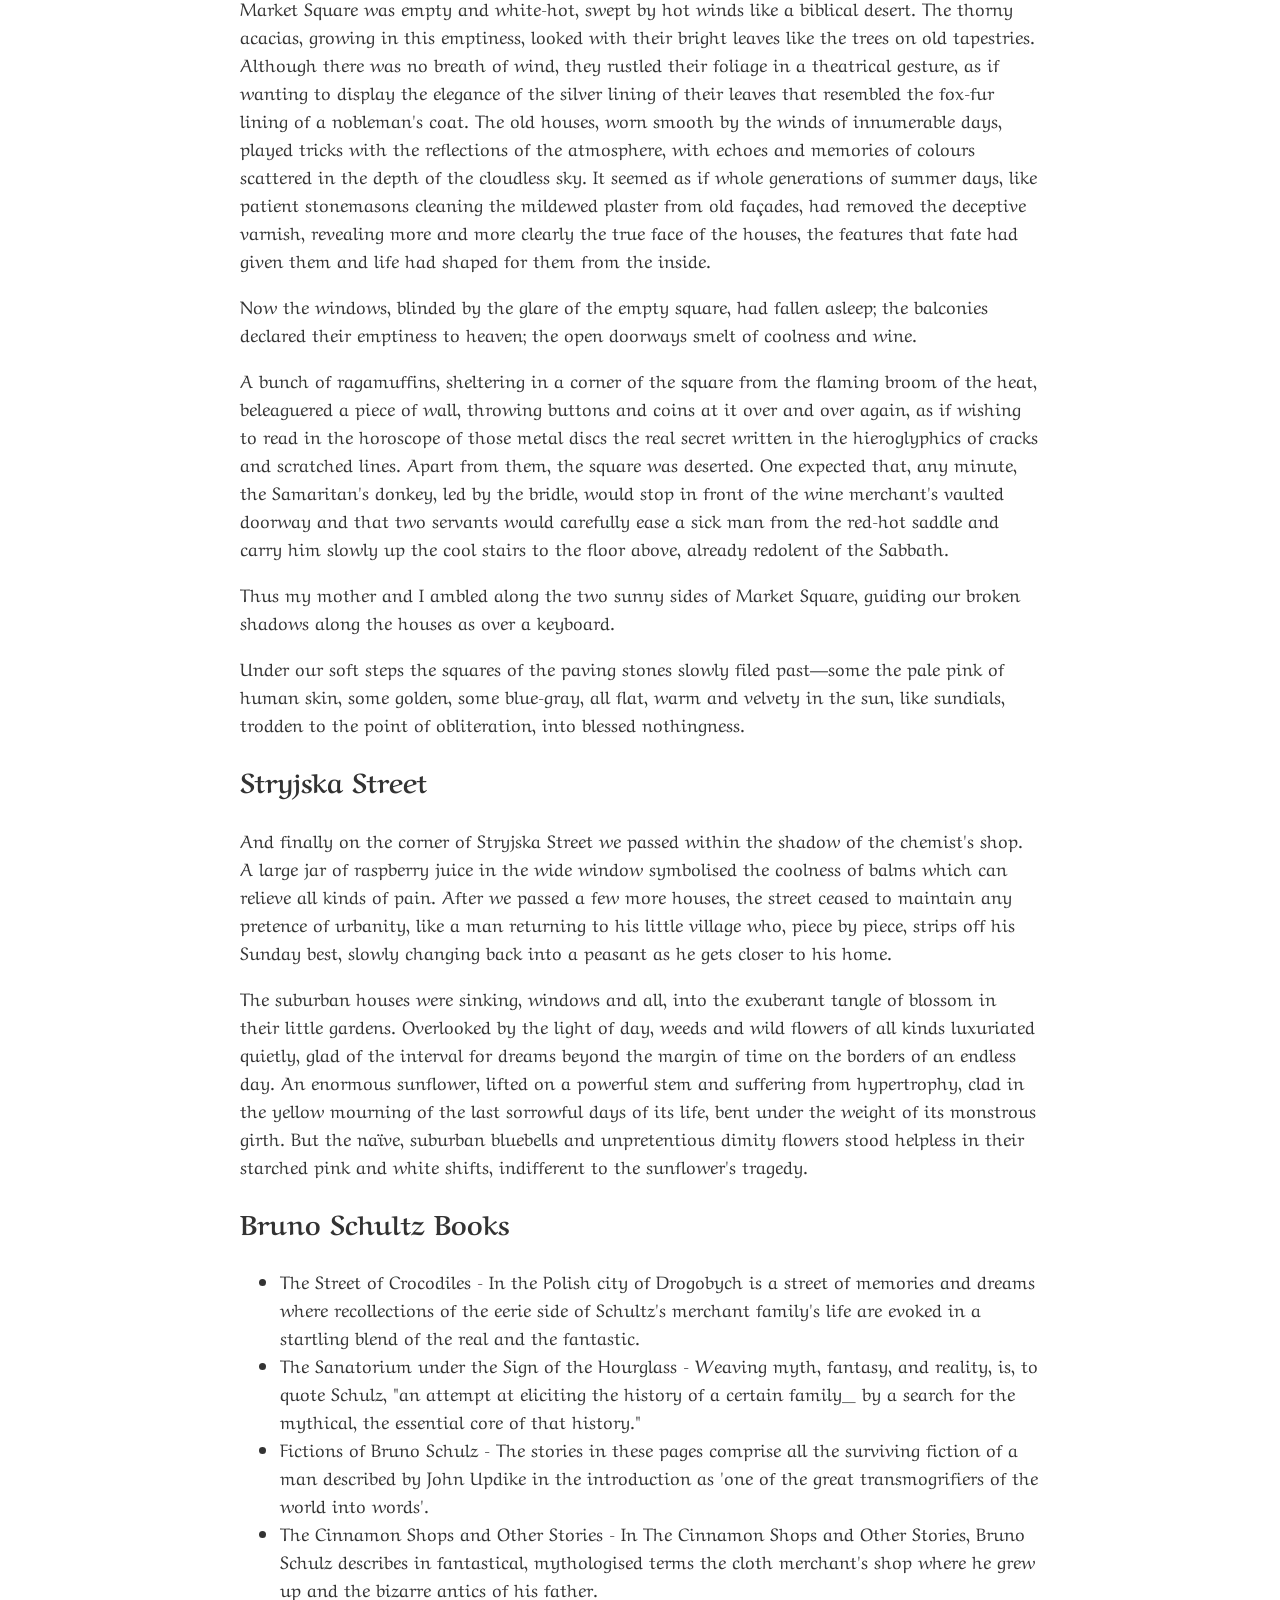
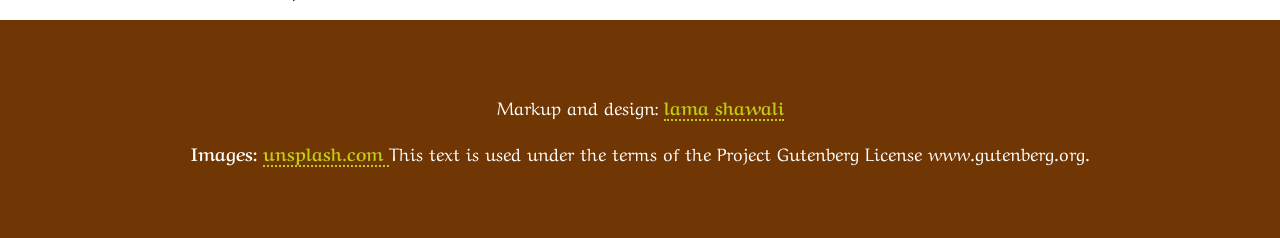
<file: index3.html>
<!DOCTYPE html>
<html lang="en"></html>
<head>
<meta charset="UTF-8">
<title>The street of Crocodiles</title>
<link href="css/reset.css" type="text/css" rel="stylesheet"/>
<link href="css/style3.css" type="text/css" rel="stylesheet"/>
<link rel="preconnect" href="https://fonts.googleapis.com">
<link rel="preconnect" href="https://fonts.gstatic.com" crossorigin>
<link href="https://fonts.googleapis.com/css2?family=Aref+Ruqaa:wght@400;700&family=Playfair+Display:ital,wght@0,400..900;1,400..900&display=swap" rel="stylesheet">
</head>

<body>
   <nav>
    <ul>
      <li><a href="#mornings">Luminous Mornings</a></li>
      <li><a href="#market">Market Square</a></li>
      <li><a href="#street">Stryjska Street</a></li>
      <li><a href="#contact">Contact</a></li>
    </ul>
  </nav>
  <header>
  
  <h1>The Street of Crocodiles</h1>

<h2>Bruno Schultz</h2>

<p>In July my father went to take the waters and left me, with my mother and elder brother, a prey to the blinding white heat of the summer days. Dizzy with light, we dipped into that enormous book of holidays, its pages blazing with sunshine and scented with the sweet melting pulp of golden pears.</p>

</header>

<section>

<h2 id="mornings">Luminous Mornings</h2>

<p>On those luminous mornings Adela returned from the market, like Pomona emerging from the flames of day, spilling from her basket the colourful beauty of the sun - the shiny pink cherries full of juice under their transparent skins, the mysterious black morellos that smelled so much better than they tasted; apricots in whose golden pulp lay the core of long afternoons. And next to that pure poetry of fruit, she unloaded sides of meat with their keyboard of ribs swollen with energy and strength, and seaweeds of vegetables like dead octopuses and squids—the raw material of meals with a yet undefined taste, the vegetative and terrestrial ingredients of dinner, exuding a wild and rustic smell.</p>

<p>The dark second-floor apartment of the house in Market Square was shot through each day by the naked heat of summer: the silence of the shimmering streaks of air, the squares of brightness dreaming their intense dreams on the floor; the sound of a barrel organ rising from the deepest golden vein of day; two or three bars of a chorus, played on a distant piano over and over again, melting in the sun on the white pavement, lost in the fire of high noon.</p>

<p>After tidying up, Adela would plunge the rooms into semidarkness by drawing down the linen blinds. All colours immediately fell an octave lower, the room filled with shadows, as if it had sunk to the bottom of the sea and the light was reflected in mirrors of green water - and the heat of the day began to breathe on the blinds as they stirred slightly in their daydreams.</p>

<blockquote>
  <p>"On Saturday afternoons I used to go for a walk with my mother. From the dusk of the hallway, we stepped at once into the brightness of the day. The passers-by, bathed in melting gold, had their eyes half closed against the glare, as if they were drenched with honey. Upper lips were drawn back, exposing the teeth. Everyone in this golden day wore that grimace of heat—as if the sun had forced his worshipers to wear identical masks of gold. The old and the young, women and children, greeted each other with these masks, painted on their faces with thick gold paint; they smiled at each other's pagan faces—the barbaric smiles of Bacchus."</p>
</blockquote>
</section>

<section>
<h2 id="market">The Market Square</h2>

<p>Market Square was empty and white-hot, swept by hot winds like a biblical desert. The thorny acacias, growing in this emptiness, looked with their bright leaves like the trees on old tapestries. Although there was no breath of wind, they rustled their foliage in a theatrical gesture, as if wanting to display the elegance of the silver lining of their leaves that resembled the fox-fur lining of a nobleman's coat. The old houses, worn smooth by the winds of innumerable days, played tricks with the reflections of the atmosphere, with echoes and memories of colours scattered in the depth of the cloudless sky. It seemed as if whole generations of summer days, like patient stonemasons cleaning the mildewed plaster from old façades, had removed the deceptive varnish, revealing more and more clearly the true face of the houses, the features that fate had given them and life had shaped for them from the inside.</p>

<p>Now the windows, blinded by the glare of the empty square, had fallen asleep; the balconies declared their emptiness to heaven; the open doorways smelt of coolness and wine.</p>

<p>A bunch of ragamuffins, sheltering in a corner of the square from the flaming broom of the heat, beleaguered a piece of wall, throwing buttons and coins at it over and over again, as if wishing to read in the horoscope of those metal discs the real secret written in the hieroglyphics of cracks and scratched lines. Apart from them, the square was deserted. One expected that, any minute, the Samaritan's donkey, led by the bridle, would stop in front of the wine merchant's vaulted doorway and that two servants would carefully ease a sick man from the red-hot saddle and carry him slowly up the cool stairs to the floor above, already redolent of the Sabbath.</p>

<p>Thus my mother and I ambled along the two sunny sides of Market Square, guiding our broken shadows along the houses as over a keyboard.</p>

<p>Under our soft steps the squares of the paving stones slowly filed past—some the pale pink of human skin, some golden, some blue-gray, all flat, warm and velvety in the sun, like sundials, trodden to the point of obliteration, into blessed nothingness.</p>
</section>

<section>

<h2 id="street">Stryjska Street</h2>

<p>And finally on the corner of Stryjska Street we passed within the shadow of the chemist's shop. A large jar of raspberry juice in the wide window symbolised the coolness of balms which can relieve all kinds of pain. After we passed a few more houses, the street ceased to maintain any pretence of urbanity, like a man returning to his little village who, piece by piece, strips off his Sunday best, slowly changing back into a peasant as he gets closer to his home.</p>

<p>The suburban houses were sinking, windows and all, into the exuberant tangle of blossom in their little gardens. Overlooked by the light of day, weeds and wild flowers of all kinds luxuriated quietly, glad of the interval for dreams beyond the margin of time on the borders of an endless day. An enormous sunflower, lifted on a powerful stem and suffering from hypertrophy, clad in the yellow mourning of the last sorrowful days of its life, bent under the weight of its monstrous girth. But the naïve, suburban bluebells and unpretentious dimity flowers stood helpless in their starched pink and white shifts, indifferent to the sunflower's tragedy.</p>
</section>


<section>
    <h2 >Bruno Schultz Books</h2>
<ul>
<li>The Street of Crocodiles - In the Polish city of Drogobych is a street
of memories and dreams where recollections of the eerie side of Schultz's
merchant family's life are evoked in a startling blend of the real and the
fantastic.</li>

<li>The Sanatorium under the Sign of the Hourglass - Weaving myth, fantasy,
and reality, is, to quote Schulz, "an attempt at eliciting the history of a
certain family_ by a search for the mythical, the essential core of that
history."</li>

<li>Fictions of Bruno Schulz - The stories in these pages comprise all the
surviving fiction of a man described by John Updike in the introduction as
'one of the great transmogrifiers of the world into words'. </li>

<li>The Cinnamon Shops and Other Stories - In The Cinnamon Shops and Other
Stories, Bruno Schulz describes in fantastical, mythologised terms the cloth
merchant's shop where he grew up and the bizarre antics of his father.</li>
</ul>
    </section>

<footer id="contactc">
<p>Markup and design: <a href="mailto:l-shawali@ulster.ac.uk">
  lama shawali</a></p>
  
<p><strong>Images: <a href=""https://unsplash.com">
  unsplash.com </a></strong>

    This text is used under the terms of the Project Gutenberg License www.gutenberg.org.</p>
</footer>
</body>
</html>
</file>
<file: css/style.css>
.aref-ruqaa-regular {
    font-family: "Aref Ruqaa", serif;
    font-weight: 400;
    font-style: normal;
}

.aref-ruqaa-bold {
    font-family: "Aref Ruqaa", serif;
    font-weight: 700;
    font-style: normal;
}

html {font-size: 18px;}

body {
    background: #ffffff;
    color: #333333;
    font-family: "Aref Ruqaa", serif;
}

section, header {
    width: 80%;
    max-width: 800px;
    margin: auto;}

header h2 {font-style: italic;}

header p {font-size: 1.2rem;}

header {margin-bottom: 6rem;}


h1 {font-size: 5rem;
    line-height: 1;
margin: 4rem 0 1rem 0;}
</file>
<file: css/style3.css>
.aref-ruqaa-regular {
    font-family: "Aref Ruqaa", serif;
    font-weight: 400;
    font-style: normal;}

.aref-ruqaa-bold {
    font-family: "Aref Ruqaa", serif;
    font-weight: 700;
    font-style: normal;}

html {font-size: 18px;}

body {
    background: #ffffff;
    color: #333333;
    font-family: "Aref Ruqaa", serif;}


section, header {
    width: 80%;
    max-width: 800px;
    margin: auto;}

header h2 {font-style: italic;}

header p {font-size: 1.2rem;}

header {margin-bottom: 6rem;}


h1 {font-size: 5rem;
    line-height: 1;
margin: 4rem 0 1rem 0;}

/*-- navigation --*/

.responsivenav {
    background: #743B09;
    padding-bottom: 10px;
    /* font-display: flex; */
    display: flex;
    justify-content: space-between;}


#logo {
    font-size: 2rem;
    color: #f7f7f7;
    font-family: 'Merriweather', serif;
    font: weight 600px;
    padding: left 35px;}


/*-- STYLING LINKS --*/

a {
    color: #9e0404;
    text-decoration: none;
    border-bottom: 2px dotted;
    font-weight: 600;}


nav{

    display: flex;
    padding: 1.5rem 0;
    font-size: 0.8rem;}

nav ul{
    text-align: right;
    text-transform: uppercase;
    letter-spacing: 1px;
    list-style-type: none;
    padding-right: 70px;}


nav ul li{
    display: inline;
    margin-top: 5px;}



nav a{
    border-bottom: none;
    text-decoration: none; /* ADD THIS */
    color: #739f1a;
    padding: 10px;}



nav a: hover{
    color: #739f1a;
    transition: all 0.3 ease-in-out;}


.light{
    background: #b2a8f4;
    padding: 3rem 0;
    margin-top: r2em;}

footer{
    background: #703603;
    color: #ffffff;
    text-align: center;
    padding: 3rem 0;}

footer a{
    color: #c0cd14;}

footer a :hover {
    color: #f7f7f7;}
</file>
